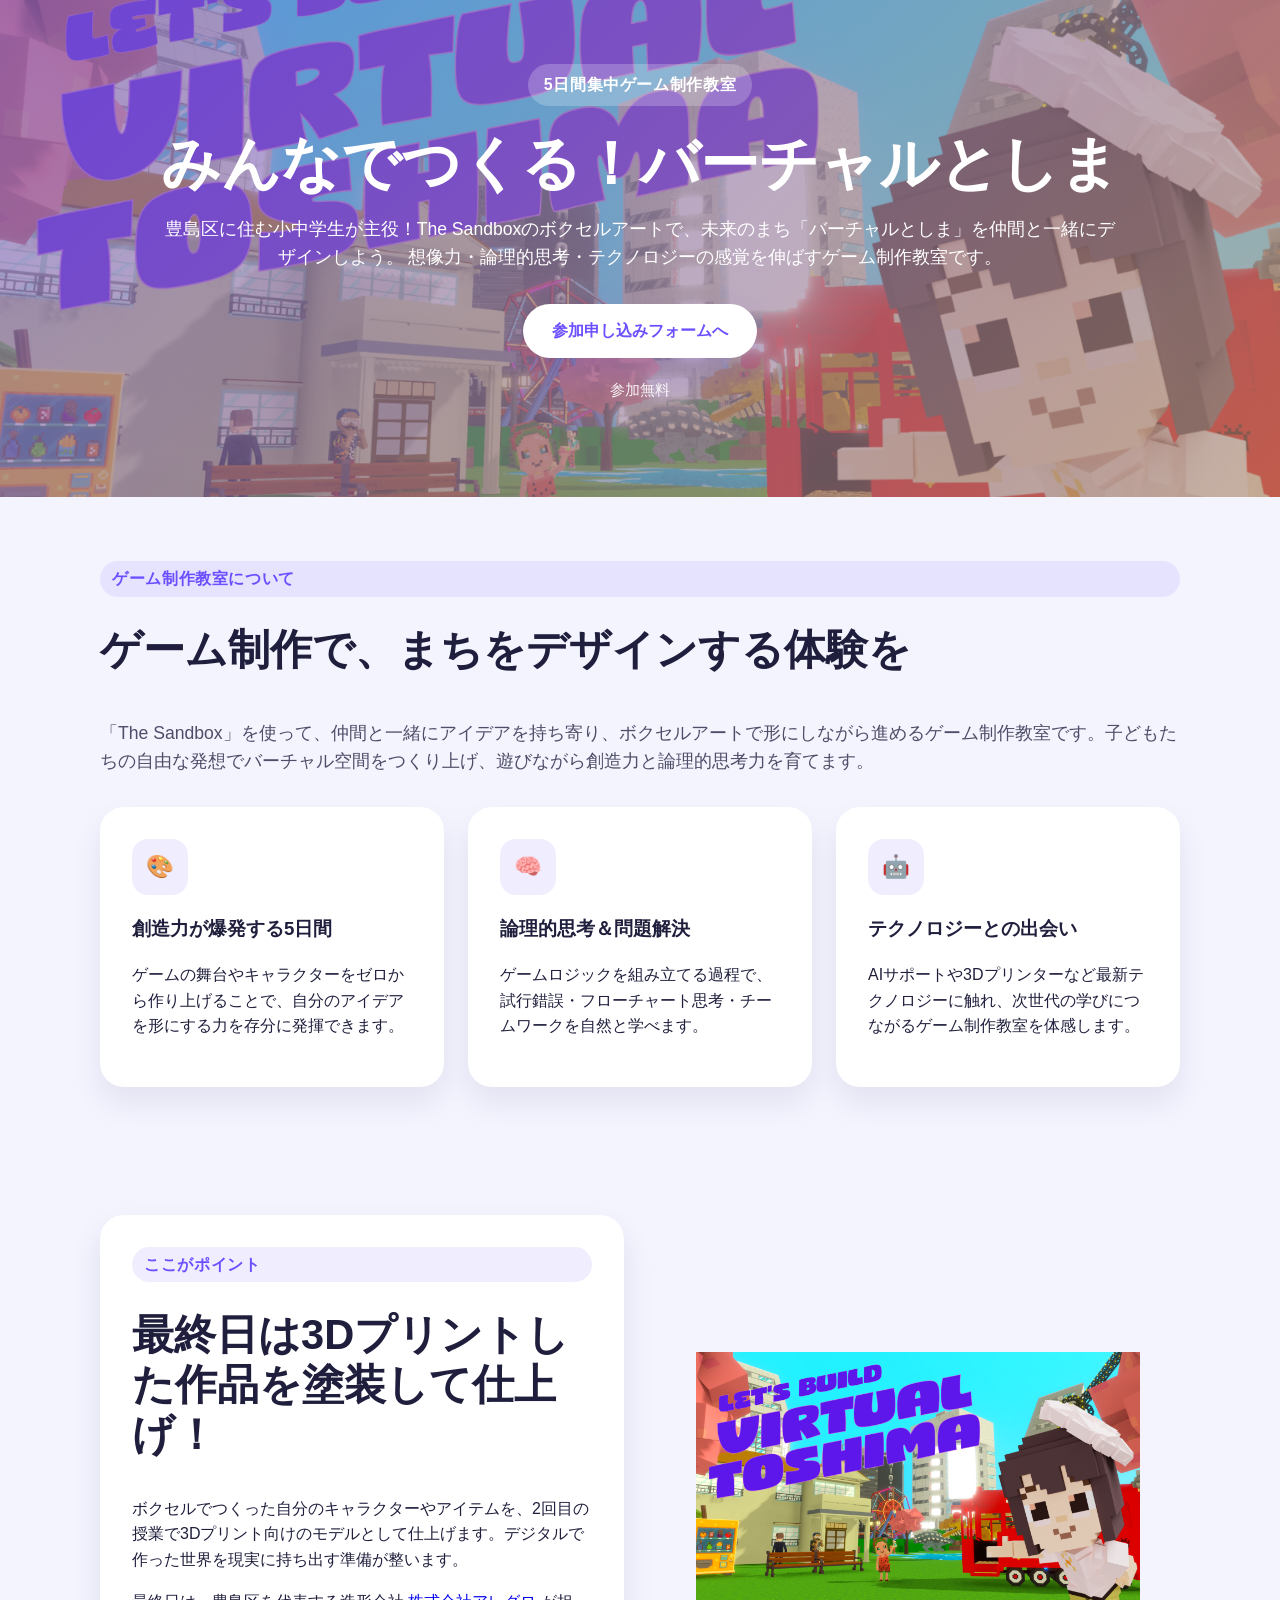
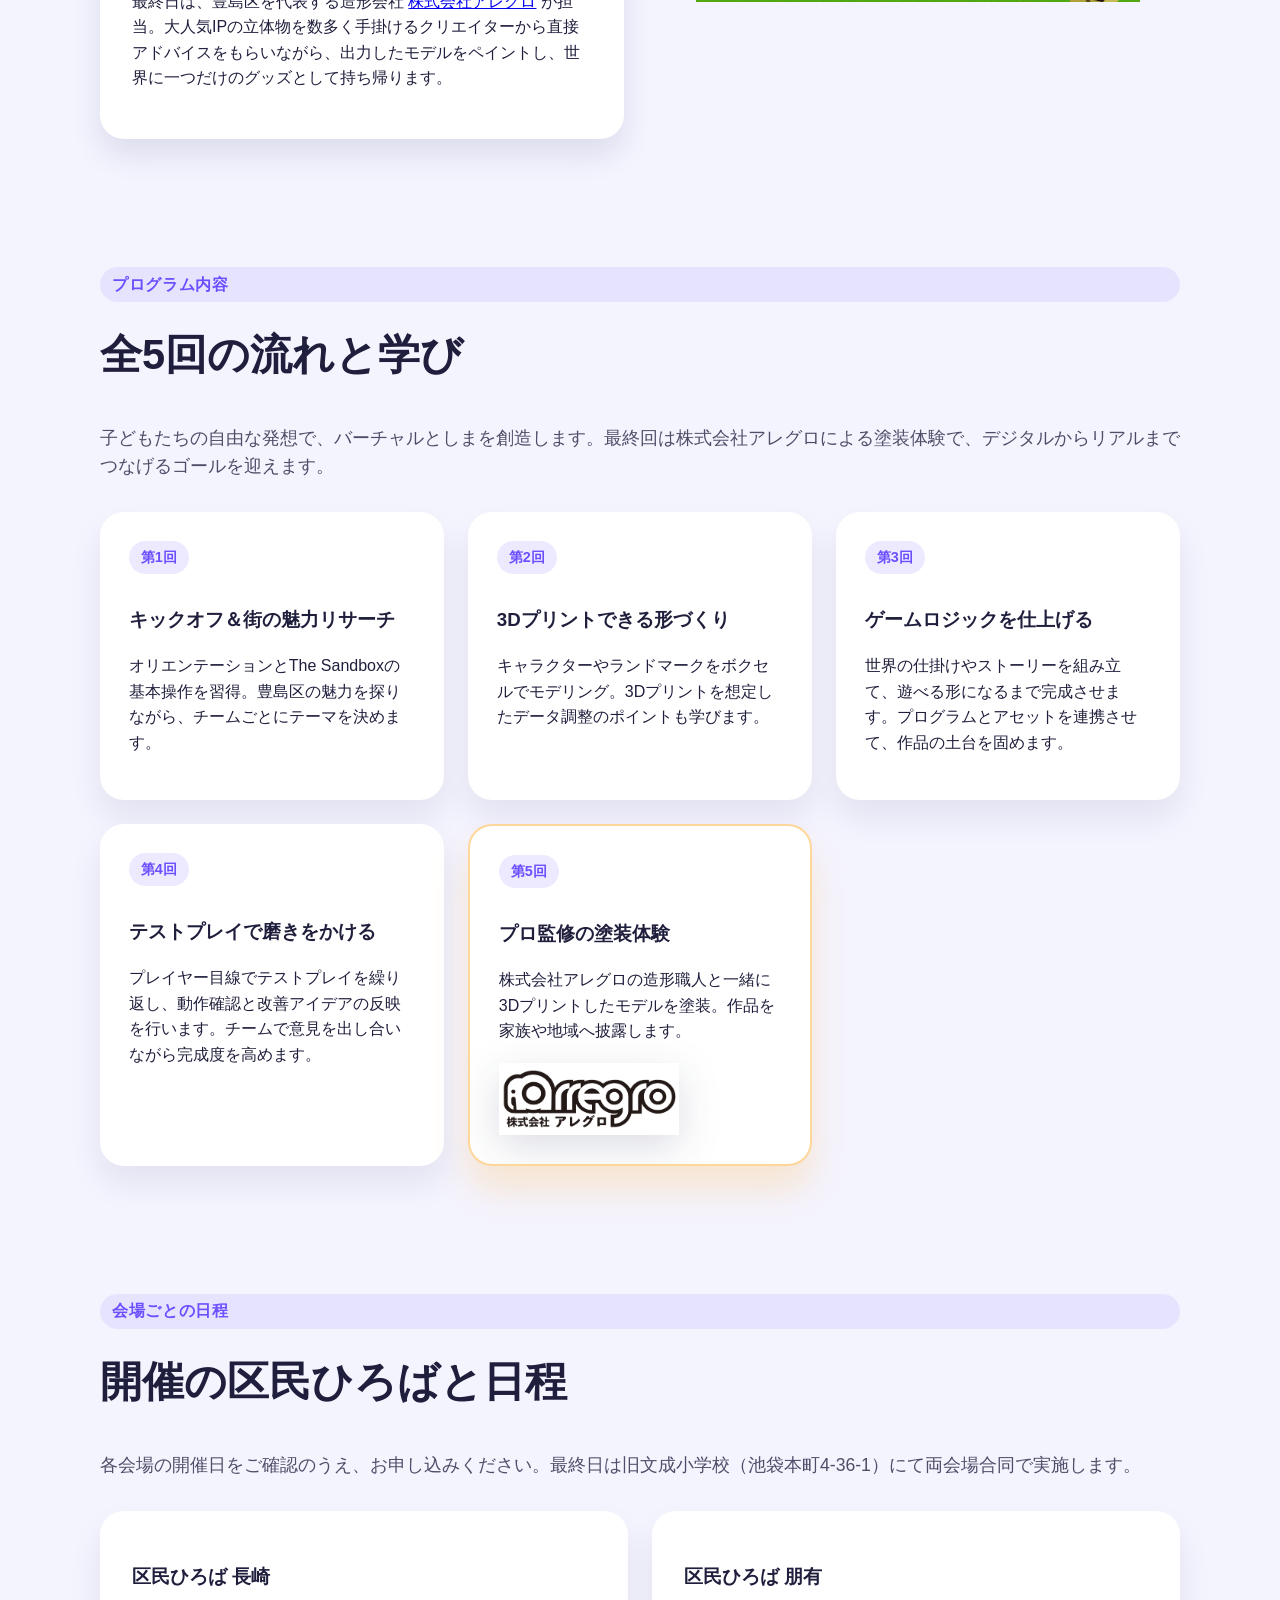
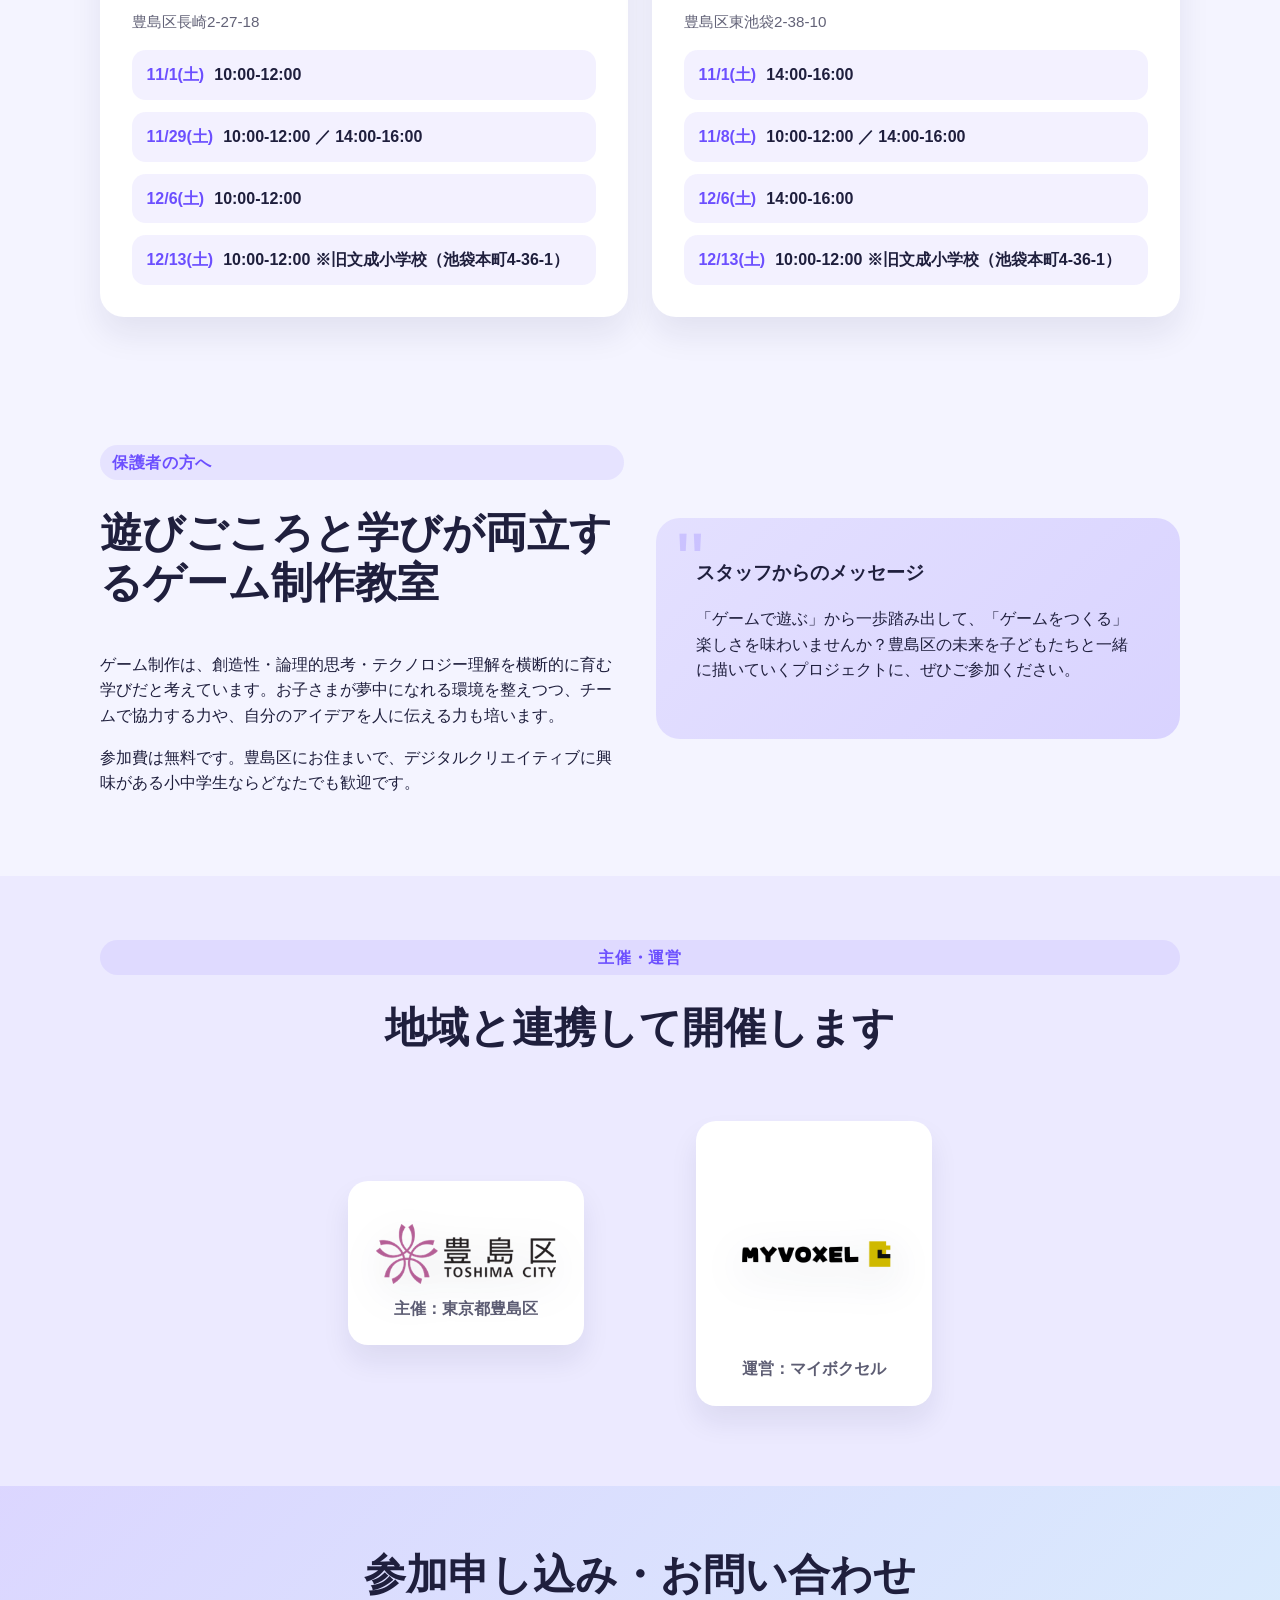
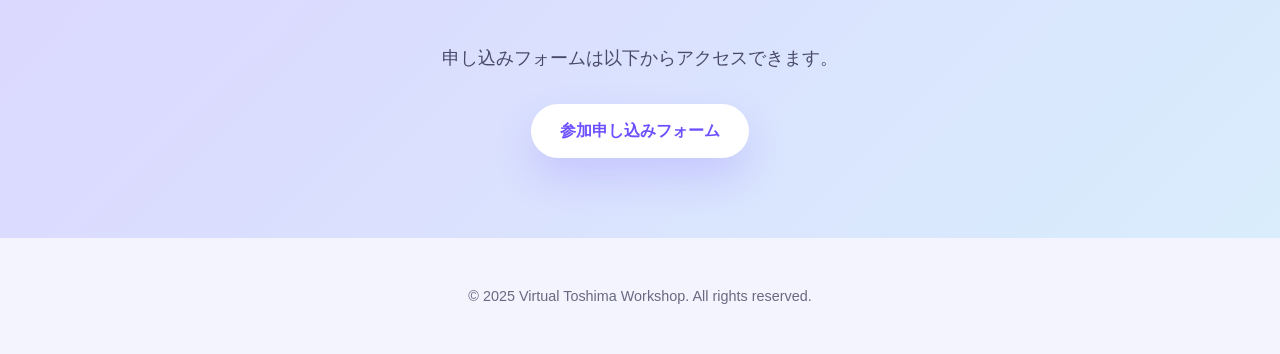
<file: index.html>
﻿<!DOCTYPE html>
<html lang="ja">
  <head>
    <meta charset="UTF-8" />
    <meta name="viewport" content="width=device-width, initial-scale=1" />
    <title>みんなでつくる！バーチャルとしま | ゲーム制作教室</title>
    <meta
      name="description"
      content="The Sandboxでバーチャルとしまを一緒につくろう！創造力と論理的思考、テクノロジー感覚を養う小中学生向けの5日間ゲーム制作教室。参加無料、東京・豊島区で開催。"
    />
    <link rel="stylesheet" href="styles.css" />
  </head>
  <body>
    <header class="hero">
      <div class="hero__content">
        <span class="hero__badge">5日間集中ゲーム制作教室</span>
        <h1 class="hero__title">みんなでつくる！バーチャルとしま</h1>
        <p class="hero__subtitle">
          豊島区に住む小中学生が主役！The Sandboxのボクセルアートで、未来のまち「バーチャルとしま」を仲間と一緒にデザインしよう。
          想像力・論理的思考・テクノロジーの感覚を伸ばすゲーム制作教室です。
        </p>
        <div class="cta-buttons">
          <a
            class="button button--primary"
            href="https://forms.gle/mWMumkWUTJNSsSqRA"
            target="_blank"
            rel="noopener"
          >
            参加申し込みフォームへ
          </a>
        </div>
        <p style="margin-top: 1.25rem; font-size: 0.95rem; opacity: 0.9;">
          参加無料
        </p>
      </div>
    </header>

    <main>
      <section id="detail">
        <div class="container">
          <header class="section__header">
            <span class="section__eyebrow">ゲーム制作教室について</span>
            <h2 class="section__title">ゲーム制作で、まちをデザインする体験を</h2>
          </header>
          <p class="section__lead">
            「The Sandbox」を使って、仲間と一緒にアイデアを持ち寄り、ボクセルアートで形にしながら進めるゲーム制作教室です。子どもたちの自由な発想でバーチャル空間をつくり上げ、遊びながら創造力と論理的思考力を育てます。
          </p>

          <div class="features">
            <article class="feature-card">
              <div class="feature-card__icon">🎨</div>
              <h3>創造力が爆発する5日間</h3>
              <p>
                ゲームの舞台やキャラクターをゼロから作り上げることで、自分のアイデアを形にする力を存分に発揮できます。
              </p>
            </article>
            <article class="feature-card">
              <div class="feature-card__icon">🧠</div>
              <h3>論理的思考＆問題解決</h3>
              <p>
                ゲームロジックを組み立てる過程で、試行錯誤・フローチャート思考・チームワークを自然と学べます。
              </p>
            </article>
            <article class="feature-card">
              <div class="feature-card__icon">🤖</div>
              <h3>テクノロジーとの出会い</h3>
              <p>
                AIサポートや3Dプリンターなど最新テクノロジーに触れ、次世代の学びにつながるゲーム制作教室を体感します。
              </p>
            </article>
          </div>
        </div>
      </section>

      <section>
        <div class="container two-column">
          <div class="highlight">
            <header class="section__header">
              <span class="section__eyebrow">ここがポイント</span>
              <h2 class="section__title">最終日は3Dプリントした作品を塗装して仕上げ！</h2>
            </header>
            <p>
              ボクセルでつくった自分のキャラクターやアイテムを、2回目の授業で3Dプリント向けのモデルとして仕上げます。デジタルで作った世界を現実に持ち出す準備が整います。
            </p>
            <p>
              最終日は、豊島区を代表する造形会社
              <a href="https://www.arregro.co.jp/" target="_blank" rel="noopener">株式会社アレグロ</a>
              が担当。大人気IPの立体物を数多く手掛けるクリエイターから直接アドバイスをもらいながら、出力したモデルをペイントし、世界に一つだけのグッズとして持ち帰ります。
            </p>
          </div>
          <figure>
            <img src="assets/virtual-toshima-hero.png" alt="バーチャルとしまのゲーム制作教室イメージ" />
          </figure>
        </div>
      </section>

      <section>
        <div class="container">
          <header class="section__header">
            <span class="section__eyebrow">プログラム内容</span>
            <h2 class="section__title">全5回の流れと学び</h2>
          </header>
          <p class="section__lead">
            子どもたちの自由な発想で、バーチャルとしまを創造します。最終回は株式会社アレグロによる塗装体験で、デジタルからリアルまでつなげるゴールを迎えます。
          </p>

          <div class="curriculum">
            <article class="curriculum-card">
              <span class="curriculum-card__label">第1回</span>
              <h3>キックオフ＆街の魅力リサーチ</h3>
              <p>
                オリエンテーションとThe Sandboxの基本操作を習得。豊島区の魅力を探りながら、チームごとにテーマを決めます。
              </p>
            </article>
            <article class="curriculum-card">
              <span class="curriculum-card__label">第2回</span>
              <h3>3Dプリントできる形づくり</h3>
              <p>
                キャラクターやランドマークをボクセルでモデリング。3Dプリントを想定したデータ調整のポイントも学びます。
              </p>
            </article>
            <article class="curriculum-card">
              <span class="curriculum-card__label">第3回</span>
              <h3>ゲームロジックを仕上げる</h3>
              <p>
                世界の仕掛けやストーリーを組み立て、遊べる形になるまで完成させます。プログラムとアセットを連携させて、作品の土台を固めます。
              </p>
            </article>
            <article class="curriculum-card">
              <span class="curriculum-card__label">第4回</span>
              <h3>テストプレイで磨きをかける</h3>
              <p>
                プレイヤー目線でテストプレイを繰り返し、動作確認と改善アイデアの反映を行います。チームで意見を出し合いながら完成度を高めます。
              </p>
            </article>
            <article class="curriculum-card curriculum-card--accent">
              <span class="curriculum-card__label">第5回</span>
              <h3>プロ監修の塗装体験</h3>
              <p>
                株式会社アレグロの造形職人と一緒に3Dプリントしたモデルを塗装。作品を家族や地域へ披露します。
              </p>
              <img src="assets/arregro-logo.png" alt="株式会社アレグロ ロゴ" class="partner-logo" />
              
            </article>
          </div>
        </div>
      </section>

      <section>
        <div class="container">
          <header class="section__header">
            <span class="section__eyebrow">会場ごとの日程</span>
            <h2 class="section__title">開催の区民ひろばと日程</h2>
          </header>
          <p class="section__lead">
            各会場の開催日をご確認のうえ、お申し込みください。最終日は旧文成小学校（池袋本町4-36-1）にて両会場合同で実施します。
          </p>

          <div class="venue-cards">
            <article class="venue-card">
              <h3>区民ひろば 長崎</h3>
              <p class="venue-card__address">豊島区長崎2-27-18</p>
              <ul class="venue-card__list">
                <li><strong>11/1(土)</strong> 10:00-12:00</li>
                <li><strong>11/29(土)</strong> 10:00-12:00 ／ 14:00-16:00</li>
                <li><strong>12/6(土)</strong> 10:00-12:00</li>
                <li><strong>12/13(土)</strong> 10:00-12:00 ※旧文成小学校（池袋本町4-36-1）</li>
              </ul>
            </article>
            <article class="venue-card">
              <h3>区民ひろば 朋有</h3>
              <p class="venue-card__address">豊島区東池袋2-38-10</p>
              <ul class="venue-card__list">
                <li><strong>11/1(土)</strong> 14:00-16:00</li>
                <li><strong>11/8(土)</strong> 10:00-12:00 ／ 14:00-16:00</li>
                <li><strong>12/6(土)</strong> 14:00-16:00</li>
                <li><strong>12/13(土)</strong> 10:00-12:00 ※旧文成小学校（池袋本町4-36-1）</li>
              </ul>
            </article>
          </div>
        </div>
      </section>

      <section>
        <div class="container two-column">
          <div>
            <header class="section__header">
              <span class="section__eyebrow">保護者の方へ</span>
              <h2 class="section__title">遊びごころと学びが両立するゲーム制作教室</h2>
            </header>
            <p>
              ゲーム制作は、創造性・論理的思考・テクノロジー理解を横断的に育む学びだと考えています。お子さまが夢中になれる環境を整えつつ、チームで協力する力や、自分のアイデアを人に伝える力も培います。
            </p>
            <p>
              参加費は無料です。豊島区にお住まいで、デジタルクリエイティブに興味がある小中学生ならどなたでも歓迎です。
            </p>
          </div>
          <aside class="testimonial">
            <h3 style="margin-top: 0;">スタッフからのメッセージ</h3>
            <p>
              「ゲームで遊ぶ」から一歩踏み出して、「ゲームをつくる」楽しさを味わいませんか？豊島区の未来を子どもたちと一緒に描いていくプロジェクトに、ぜひご参加ください。
            </p>
          </aside>
        </div>
      </section>

      <section class="partners">
        <div class="container">
          <header class="section__header">
            <span class="section__eyebrow">主催・運営</span>
            <h2 class="section__title">地域と連携して開催します</h2>
          </header>
          <div class="partner-logos">
            <figure class="partner-logos__item">
              <img src="assets/toshima-logo.png" alt="東京都豊島区 ロゴ" class="partner-logo" />
              <figcaption>主催：東京都豊島区</figcaption>
            </figure>
            <figure class="partner-logos__item">
              <a href="https://my-voxel.studio.site/" target="_blank" rel="noopener"><img src="assets/myvoxel-logo.png" alt="マイボクセル ロゴ" class="partner-logo" /></a>
              <figcaption>運営：マイボクセル</figcaption>
            </figure>
          </div>
        </div>
      </section>
      <section class="cta" id="entry-form">
        <div class="container">
          <header class="section__header section__header--center">
            <h2 class="section__title">参加申し込み・お問い合わせ</h2>
          </header>
          <p class="section__lead section__lead--center">
            申し込みフォームは以下からアクセスできます。
          </p>
          <div class="cta-buttons">
            <a
              class="button button--primary"
              href="https://forms.gle/mWMumkWUTJNSsSqRA"
              target="_blank"
              rel="noopener"
            >
              参加申し込みフォーム 
            </a>
          </div>
        </div>
      </section>
    </main>

    <footer>
      <p>&copy; 2025 Virtual Toshima Workshop. All rights reserved.</p>
    </footer>
</body>
</html>
</file>
<file: styles.css>
﻿:root {
  --primary: #6c4fff;
  --accent: #ffbd59;
  --bg: #f4f4ff;
  --text: #1f1f3d;
  --shadow: 0 20px 40px rgba(108, 79, 255, 0.18);
}

* {
  box-sizing: border-box;
}

body {
  margin: 0;
  font-family: 'Segoe UI', 'Hiragino Kaku Gothic ProN', 'Meiryo', sans-serif;
  line-height: 1.6;
  color: var(--text);
  background: var(--bg);
}

img {
  max-width: 100%;
  height: auto;
  display: block;
}

.hero {
  position: relative;
  padding: 4rem 1.5rem 5rem;
  background: linear-gradient(135deg, rgba(108, 79, 255, 0.65), rgba(255, 189, 89, 0.6));
  color: #fff;
  overflow: hidden;
}

.hero::before {
  content: '';
  position: absolute;
  inset: 0;
  background: url('assets/virtual-toshima-hero.png') center/cover no-repeat;
  opacity: 0.45;
}

.hero::after {
  content: '';
  position: absolute;
  inset: 0;
  background: linear-gradient(135deg, rgba(35, 0, 85, 0.2), rgba(12, 0, 45, 0.2));
}

.hero__content {
  position: relative;
  max-width: 960px;
  margin: 0 auto;
  text-align: center;
  z-index: 1;
}

.hero__badge {
  display: inline-flex;
  align-items: center;
  gap: 0.5rem;
  padding: 0.5rem 1rem;
  border-radius: 999px;
  background: rgba(255, 255, 255, 0.22);
  font-weight: 600;
  letter-spacing: 0.04em;
  text-transform: uppercase;
}

.hero__title {
  margin: 1.5rem 0 0.75rem;
  font-size: clamp(2.5rem, 6vw, 3.7rem);
  line-height: 1.15;
}

.hero__subtitle {
  margin-bottom: 2rem;
  font-size: 1.1rem;
}

.cta-buttons {
  display: inline-flex;
  flex-wrap: wrap;
  gap: 1rem;
  justify-content: center;
}

.button {
  display: inline-flex;
  align-items: center;
  justify-content: center;
  padding: 0.9rem 1.8rem;
  border-radius: 999px;
  border: none;
  font-weight: 700;
  font-size: 1rem;
  text-decoration: none;
  cursor: pointer;
  transition: transform 0.2s ease, box-shadow 0.2s ease;
}

.button--primary {
  background: #fff;
  color: var(--primary);
  box-shadow: var(--shadow);
}

.button:hover {
  transform: translateY(-3px);
}

section {
  padding: 4rem 1.5rem;
}

.container {
  max-width: 1080px;
  margin: 0 auto;
}

.section__header {
  display: grid;
  gap: 0.75rem;
  margin-bottom: 1.5rem;
}

.section__header--center {
  text-align: center;
  justify-items: center;
}

.section__lead--center {
  text-align: center;
  margin: 0 auto 2.5rem;
}

.section__eyebrow {
  display: inline-block;
  margin-bottom: 1rem;
  padding: 0.3rem 0.75rem;
  border-radius: 999px;
  background: rgba(108, 79, 255, 0.1);
  color: var(--primary);
  font-weight: 600;
  letter-spacing: 0.04em;
  text-transform: uppercase;
}

.section__title {
  margin: 0 0 1.25rem;
  font-size: clamp(2rem, 4vw, 2.6rem);
  line-height: 1.2;
}

.section__lead {
  margin-bottom: 2rem;
  font-size: 1.1rem;
  color: rgba(31, 31, 61, 0.78);
}

.features {
  display: grid;
  grid-template-columns: repeat(3, 1fr);
  gap: 1.5rem;
}

.feature-card {
  padding: 2rem;
  border-radius: 1.5rem;
  background: #fff;
  box-shadow: 0 16px 30px rgba(23, 27, 71, 0.08);
}

.feature-card__icon {
  width: 56px;
  height: 56px;
  border-radius: 16px;
  background: rgba(108, 79, 255, 0.1);
  display: grid;
  place-items: center;
  font-size: 1.4rem;
  margin-bottom: 1rem;
}

.two-column {
  display: grid;
  grid-template-columns: repeat(2, minmax(0, 1fr));
  gap: 2rem;
  align-items: center;
}

.highlight {
  padding: 2rem;
  background: #fff;
  border-radius: 1.5rem;
  box-shadow: 0 16px 30px rgba(23, 27, 71, 0.1);
}

.highlight .section__header {
  margin-bottom: 1rem;
}

.curriculum {
  display: grid;
  grid-template-columns: repeat(3, minmax(0, 1fr));
  gap: 1.5rem;
}

.curriculum-card {
  position: relative;
  padding: 1.8rem;
  border-radius: 1.5rem;
  background: #fff;
  box-shadow: 0 18px 32px rgba(23, 27, 71, 0.08);
  overflow: hidden;
}

.curriculum-card__label {
  display: inline-block;
  margin-bottom: 0.75rem;
  padding: 0.3rem 0.75rem;
  border-radius: 999px;
  background: rgba(108, 79, 255, 0.12);
  color: var(--primary);
  font-weight: 700;
  font-size: 0.9rem;
}

.curriculum-card--accent {
  border: 2px solid rgba(255, 189, 89, 0.6);
  box-shadow: 0 24px 36px rgba(255, 189, 89, 0.28);
}

.curriculum-card__note {
  margin-top: 0.75rem;
  font-size: 0.85rem;
  color: rgba(31, 31, 61, 0.6);
}

.partner-logo {
  width: 180px;
  max-width: 100%;
  margin-top: 1.2rem;
  filter: drop-shadow(0 12px 20px rgba(23, 27, 71, 0.15));
}

.venue-cards {
  display: grid;
  grid-template-columns: repeat(2, minmax(0, 1fr));
  gap: 1.5rem;
}

.venue-card {
  padding: 2rem;
  border-radius: 1.5rem;
  background: #fff;
  box-shadow: 0 18px 32px rgba(23, 27, 71, 0.08);
}


.venue-card__address {
  margin: 0.35rem 0 0.75rem;
  font-size: 0.95rem;
  color: rgba(31, 31, 61, 0.7);
}
.venue-card__list {
  margin: 1rem 0 0;
  padding: 0;
  list-style: none;
  display: grid;
  gap: 0.75rem;
}

.venue-card__list li {
  padding: 0.75rem 0.9rem;
  border-radius: 0.85rem;
  background: rgba(108, 79, 255, 0.08);
  font-weight: 600;
}

.venue-card__list li strong {
  color: var(--primary);
  margin-right: 0.35rem;
}

.testimonial {
  position: relative;
  padding: 2.5rem;
  border-radius: 1.5rem;
  background: linear-gradient(135deg, rgba(108, 79, 255, 0.12), rgba(108, 79, 255, 0.2));
  color: var(--text);
}

.testimonial::before {
  content: '"';
  position: absolute;
  top: -20px;
  left: 20px;
  font-size: 5rem;
  color: rgba(108, 79, 255, 0.2);
}

.cta {
  padding: 4rem 1.5rem 5rem;
  text-align: center;
  background: linear-gradient(135deg, rgba(108, 79, 255, 0.18), rgba(76, 201, 240, 0.16));
}

footer {
  padding: 2rem 1.5rem;
  text-align: center;
  font-size: 0.9rem;
  color: rgba(31, 31, 61, 0.65);
}

@media (max-width: 900px) {
  .features {
    grid-template-columns: repeat(2, minmax(0, 1fr));
  }

  .two-column {
    grid-template-columns: 1fr;
  }

  .curriculum {
    grid-template-columns: repeat(2, minmax(0, 1fr));
  }

  .venue-cards {
    grid-template-columns: 1fr;
  }
}

@media (max-width: 640px) {
  section {
    padding: 3rem 1.25rem;
  }

  .features,
  .curriculum {
    grid-template-columns: 1fr;
  }

  .hero {
    padding: 3rem 1.25rem 4rem;
  }

  .venue-card__list li {
    font-size: 0.95rem;
  }
}

.partners {
  padding: 4rem 1.5rem;
  background: rgba(108, 79, 255, 0.06);
  text-align: center;
}

.partner-logos {
  display: flex;
  justify-content: center;
  align-items: center;
  flex-wrap: wrap;
  gap: 2rem;
  margin-top: 2rem;
}

.partner-logos__item {
  display: flex;
  flex-direction: column;
  align-items: center;
  gap: 0.75rem;
  padding: 1.5rem 1.75rem;
  border-radius: 1.25rem;
  background: #fff;
  box-shadow: 0 16px 28px rgba(23, 27, 71, 0.08);
}

.partner-logos__item figcaption {
  font-weight: 600;
  color: rgba(31, 31, 61, 0.72);
}


@media (max-width: 640px) {
  .partner-logos__item {
    width: 100%;
  }
}
</file>
